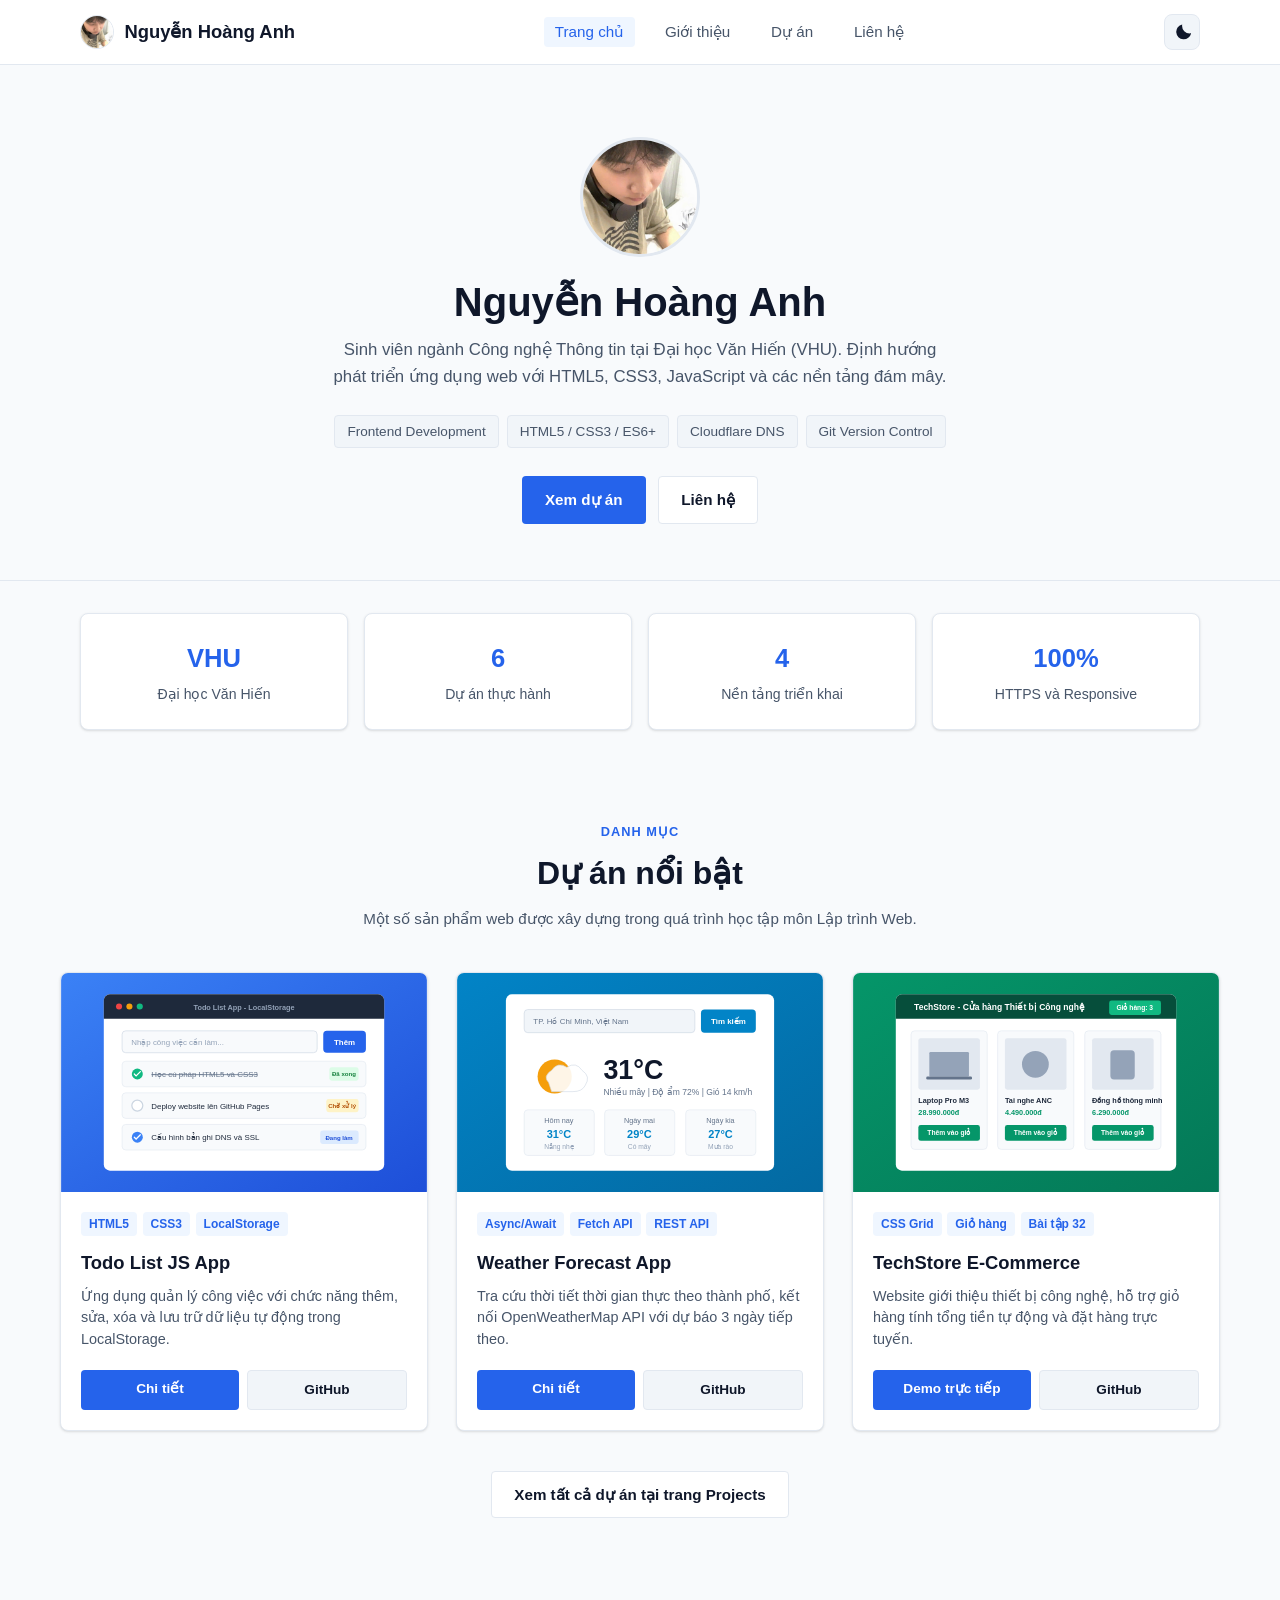
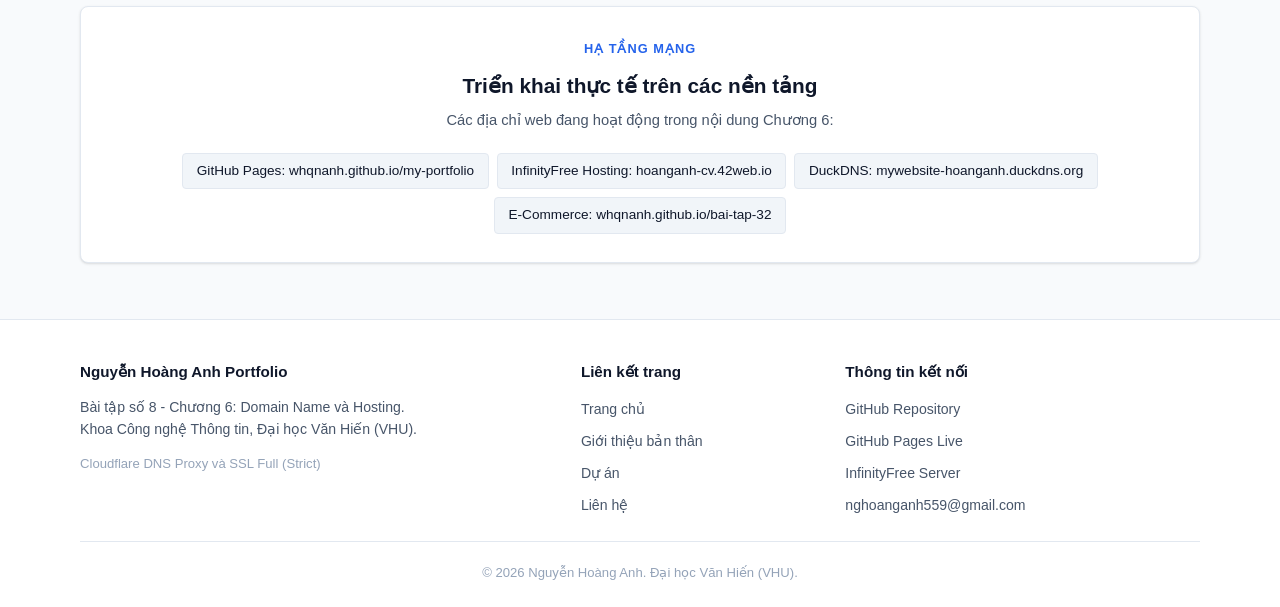
<file: index.html>
<!DOCTYPE html>
<html lang="vi" data-theme="light">
<head>
    <meta charset="UTF-8">
    <meta name="viewport" content="width=device-width, initial-scale=1.0">
    <meta name="description" content="Portfolio cá nhân của Nguyễn Hoàng Anh, sinh viên ngành Công nghệ Thông tin, Đại học Văn Hiến (VHU).">
    <meta name="keywords" content="Nguyễn Hoàng Anh, Portfolio, Web Developer, HTML5, CSS3, JavaScript, VHU">
    <meta name="author" content="Nguyễn Hoàng Anh">
    <title>Nguyễn Hoàng Anh - Portfolio</title>
    <link rel="icon" type="image/jpeg" href="images/avatar.jpg">
    <link rel="stylesheet" href="css/style.css">
</head>
<body>
    <header class="navbar">
        <div class="nav-container">
            <a href="index.html" class="nav-brand">
                <img src="images/avatar.jpg" alt="Nguyễn Hoàng Anh" class="brand-avatar">
                <span>Nguyễn Hoàng Anh</span>
            </a>

            <ul class="nav-links">
                <li><a href="index.html" class="nav-link active">Trang chủ</a></li>
                <li><a href="about.html" class="nav-link">Giới thiệu</a></li>
                <li><a href="projects.html" class="nav-link">Dự án</a></li>
                <li><a href="contact.html" class="nav-link">Liên hệ</a></li>
            </ul>

            <div class="nav-actions">
                <button type="button" class="theme-toggle-btn" title="Chế độ tối" aria-label="Đổi giao diện">
                    <svg viewBox="0 0 24 24"><path d="M12.3 2a10 10 0 0 0-.19 2 10 10 0 0 0 10 10c.7 0 1.37-.07 2-.19A10 10 0 1 1 12.3 2z"/></svg>
                </button>
                <button type="button" class="mobile-toggle-btn" aria-label="Mở menu" aria-expanded="false">
                    <span></span>
                    <span></span>
                    <span></span>
                </button>
            </div>
        </div>

        <nav class="mobile-menu">
            <ul class="mobile-nav-links">
                <li><a href="index.html" class="mobile-nav-link active">Trang chủ</a></li>
                <li><a href="about.html" class="mobile-nav-link">Giới thiệu</a></li>
                <li><a href="projects.html" class="mobile-nav-link">Dự án</a></li>
                <li><a href="contact.html" class="mobile-nav-link">Liên hệ</a></li>
            </ul>
        </nav>
    </header>

    <main>
        <section class="hero-section">
            <div class="container">
                <div class="hero-avatar-wrapper reveal">
                    <img src="images/avatar.jpg" alt="Nguyễn Hoàng Anh" class="hero-avatar">
                </div>

                <h1 class="hero-title reveal">
                    Nguyễn Hoàng Anh
                </h1>

                <p class="hero-subtitle reveal">
                    Sinh viên ngành Công nghệ Thông tin tại Đại học Văn Hiến (VHU). Định hướng phát triển ứng dụng web với HTML5, CSS3, JavaScript và các nền tảng đám mây.
                </p>

                <div class="hero-tags reveal">
                    <span class="tag-badge">Frontend Development</span>
                    <span class="tag-badge">HTML5 / CSS3 / ES6+</span>
                    <span class="tag-badge">Cloudflare DNS</span>
                    <span class="tag-badge">Git Version Control</span>
                </div>

                <div class="hero-cta reveal">
                    <a href="projects.html" class="btn btn-primary">Xem dự án</a>
                    <a href="contact.html" class="btn btn-outline">Liên hệ</a>
                </div>
            </div>
        </section>

        <section class="container" style="margin-top: 1rem; margin-bottom: 2rem;">
            <div class="stats-grid">
                <div class="stat-card reveal">
                    <div class="stat-number">VHU</div>
                    <div class="stat-label">Đại học Văn Hiến</div>
                </div>
                <div class="stat-card reveal">
                    <div class="stat-number">6</div>
                    <div class="stat-label">Dự án thực hành</div>
                </div>
                <div class="stat-card reveal">
                    <div class="stat-number">4</div>
                    <div class="stat-label">Nền tảng triển khai</div>
                </div>
                <div class="stat-card reveal">
                    <div class="stat-number">100%</div>
                    <div class="stat-label">HTTPS và Responsive</div>
                </div>
            </div>
        </section>

        <section class="container projects-section">
            <div class="section-header reveal">
                <span class="section-label">Danh mục</span>
                <h2 class="section-title">Dự án nổi bật</h2>
                <p class="section-description">
                    Một số sản phẩm web được xây dựng trong quá trình học tập môn Lập trình Web.
                </p>
            </div>

            <div class="projects-grid">
                <div class="project-card reveal">
                    <div class="project-img-wrapper">
                        <img src="images/project1-todo.svg" alt="Todo List JS App">
                    </div>
                    <div class="project-body">
                        <div class="project-tags">
                            <span class="project-tag">HTML5</span>
                            <span class="project-tag">CSS3</span>
                            <span class="project-tag">LocalStorage</span>
                        </div>
                        <h3 class="project-title">Todo List JS App</h3>
                        <p class="project-desc">
                            Ứng dụng quản lý công việc với chức năng thêm, sửa, xóa và lưu trữ dữ liệu tự động trong LocalStorage.
                        </p>
                        <div class="project-actions">
                            <a href="projects.html" class="project-btn demo">Chi tiết</a>
                            <a href="https://github.com/whqnanh/my-portfolio" target="_blank" class="project-btn code">GitHub</a>
                        </div>
                    </div>
                </div>

                <div class="project-card reveal">
                    <div class="project-img-wrapper">
                        <img src="images/project2-weather.svg" alt="Weather Forecast App">
                    </div>
                    <div class="project-body">
                        <div class="project-tags">
                            <span class="project-tag">Async/Await</span>
                            <span class="project-tag">Fetch API</span>
                            <span class="project-tag">REST API</span>
                        </div>
                        <h3 class="project-title">Weather Forecast App</h3>
                        <p class="project-desc">
                            Tra cứu thời tiết thời gian thực theo thành phố, kết nối OpenWeatherMap API với dự báo 3 ngày tiếp theo.
                        </p>
                        <div class="project-actions">
                            <a href="projects.html" class="project-btn demo">Chi tiết</a>
                            <a href="https://github.com/whqnanh/my-portfolio" target="_blank" class="project-btn code">GitHub</a>
                        </div>
                    </div>
                </div>

                <div class="project-card reveal">
                    <div class="project-img-wrapper">
                        <img src="images/project3-ecommerce.svg" alt="TechStore E-Commerce">
                    </div>
                    <div class="project-body">
                        <div class="project-tags">
                            <span class="project-tag">CSS Grid</span>
                            <span class="project-tag">Giỏ hàng</span>
                            <span class="project-tag">Bài tập 32</span>
                        </div>
                        <h3 class="project-title">TechStore E-Commerce</h3>
                        <p class="project-desc">
                            Website giới thiệu thiết bị công nghệ, hỗ trợ giỏ hàng tính tổng tiền tự động và đặt hàng trực tuyến.
                        </p>
                        <div class="project-actions">
                            <a href="https://whqnanh.github.io/bai-tap-32/" target="_blank" class="project-btn demo">Demo trực tiếp</a>
                            <a href="https://github.com/whqnanh/bai-tap-32" target="_blank" class="project-btn code">GitHub</a>
                        </div>
                    </div>
                </div>
            </div>

            <div style="text-align: center; margin-top: 2.5rem;" class="reveal">
                <a href="projects.html" class="btn btn-outline">
                    Xem tất cả dự án tại trang Projects
                </a>
            </div>
        </section>

        <section class="container" style="margin-bottom: 3.5rem;">
            <div class="hosting-overview-card reveal">
                <div class="section-header" style="margin-bottom: 1.25rem;">
                    <span class="section-label">Hạ tầng mạng</span>
                    <h3 style="font-size: 1.3rem; margin-top: 0.25rem;">Triển khai thực tế trên các nền tảng</h3>
                    <p style="color: var(--text-secondary); font-size: 0.92rem; margin-top: 0.4rem;">
                        Các địa chỉ web đang hoạt động trong nội dung Chương 6:
                    </p>
                </div>
                <div class="badge-row">
                    <a href="https://whqnanh.github.io/my-portfolio/" target="_blank" class="platform-pill">
                        GitHub Pages: whqnanh.github.io/my-portfolio
                    </a>
                    <a href="http://hoanganh-cv.42web.io/my-portfolio/" target="_blank" class="platform-pill">
                        InfinityFree Hosting: hoanganh-cv.42web.io
                    </a>
                    <a href="http://mywebsite-hoanganh.duckdns.org" target="_blank" class="platform-pill">
                        DuckDNS: mywebsite-hoanganh.duckdns.org
                    </a>
                    <a href="https://whqnanh.github.io/bai-tap-32/" target="_blank" class="platform-pill">
                        E-Commerce: whqnanh.github.io/bai-tap-32
                    </a>
                </div>
            </div>
        </section>
    </main>

    <footer class="footer">
        <div class="container">
            <div class="footer-grid">
                <div class="footer-col">
                    <h4>Nguyễn Hoàng Anh Portfolio</h4>
                    <p style="font-size: 0.88rem; line-height: 1.6; margin-bottom: 0.75rem;">
                        Bài tập số 8 - Chương 6: Domain Name và Hosting.<br>
                        Khoa Công nghệ Thông tin, Đại học Văn Hiến (VHU).
                    </p>
                    <p style="font-size: 0.82rem; color: var(--text-muted);">
                        Cloudflare DNS Proxy và SSL Full (Strict)
                    </p>
                </div>

                <div class="footer-col">
                    <h4>Liên kết trang</h4>
                    <ul class="footer-links">
                        <li><a href="index.html">Trang chủ</a></li>
                        <li><a href="about.html">Giới thiệu bản thân</a></li>
                        <li><a href="projects.html">Dự án</a></li>
                        <li><a href="contact.html">Liên hệ</a></li>
                    </ul>
                </div>

                <div class="footer-col">
                    <h4>Thông tin kết nối</h4>
                    <ul class="footer-links">
                        <li><a href="https://github.com/whqnanh/my-portfolio" target="_blank">GitHub Repository</a></li>
                        <li><a href="https://whqnanh.github.io/my-portfolio/" target="_blank">GitHub Pages Live</a></li>
                        <li><a href="http://hoanganh-cv.42web.io" target="_blank">InfinityFree Server</a></li>
                        <li><a href="mailto:nghoanganh559@gmail.com">nghoanganh559@gmail.com</a></li>
                    </ul>
                </div>
            </div>

            <div class="footer-bottom">
                <p>&copy; 2026 Nguyễn Hoàng Anh. Đại học Văn Hiến (VHU).</p>
            </div>
        </div>
    </footer>

    <button type="button" class="back-to-top" title="Lên đầu trang" aria-label="Lên đầu trang">&uarr;</button>
    <script src="js/script.js"></script>
</body>
</html>
</file>
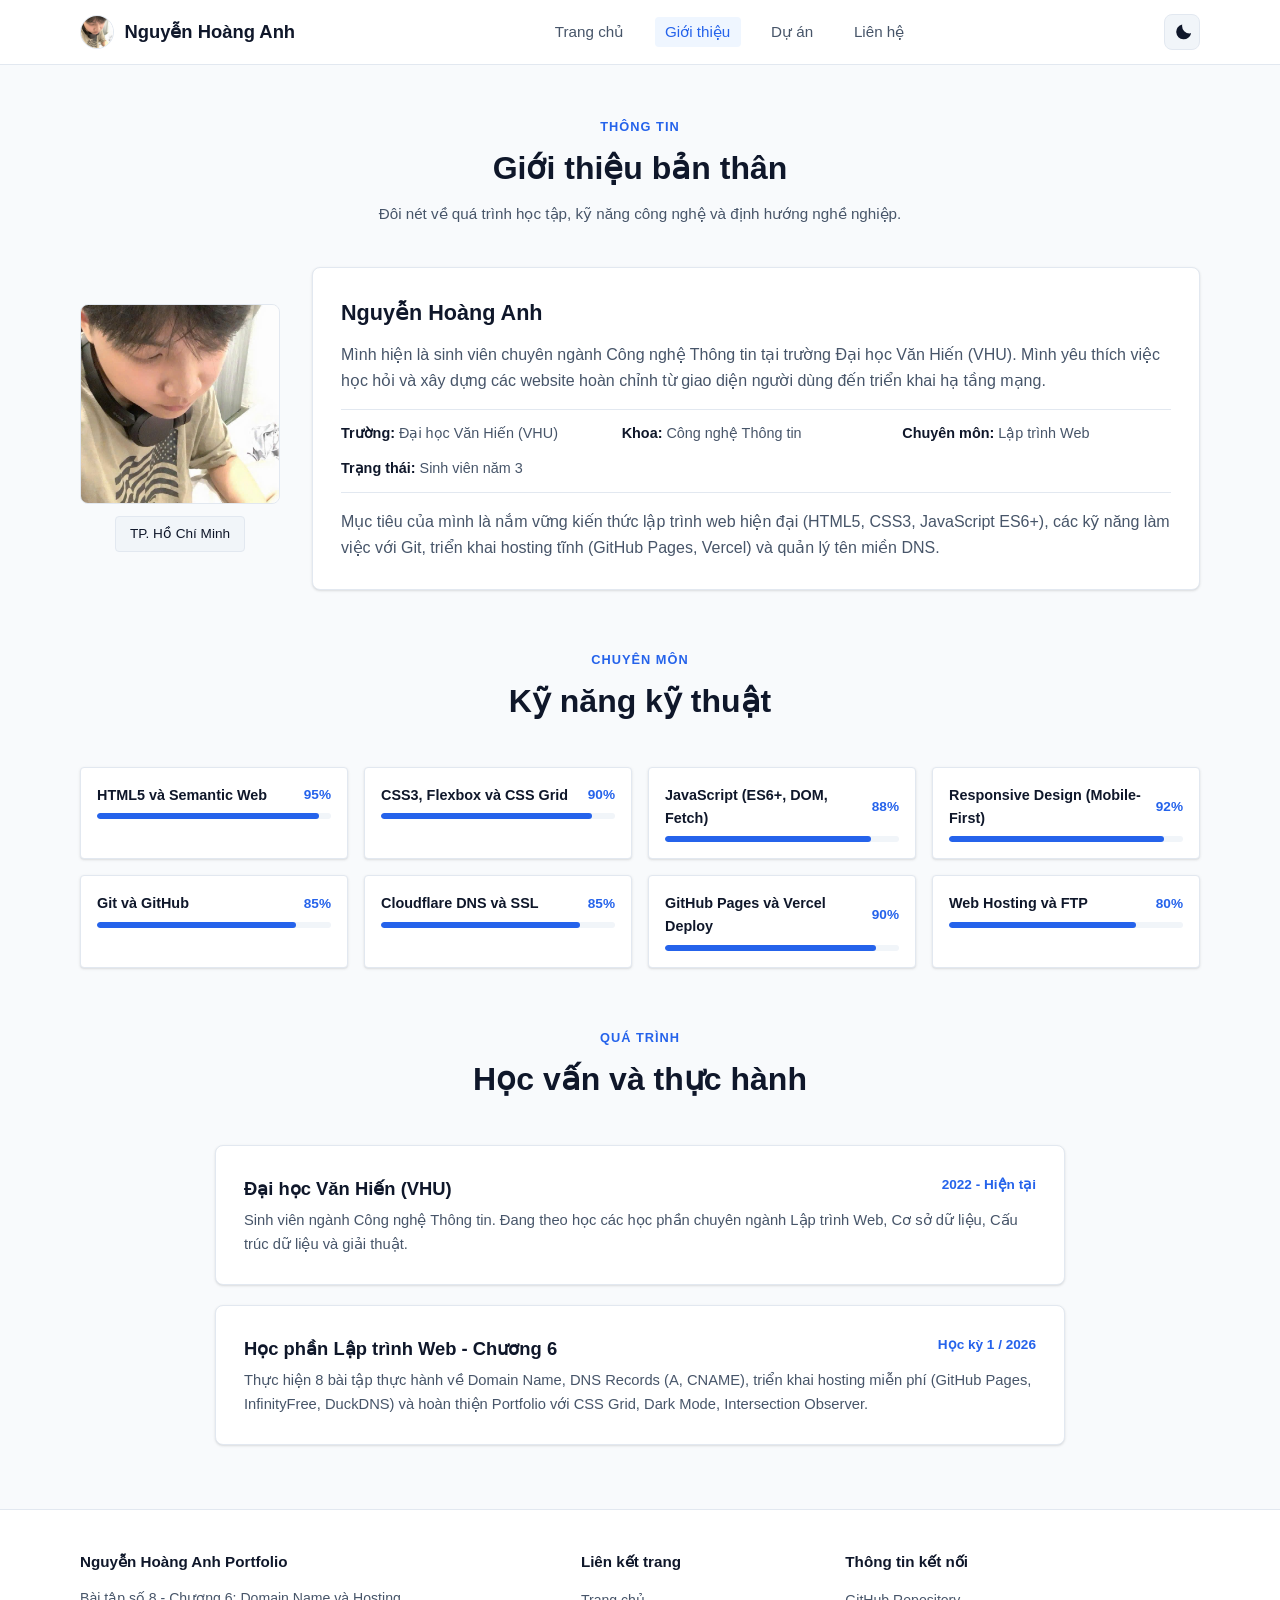
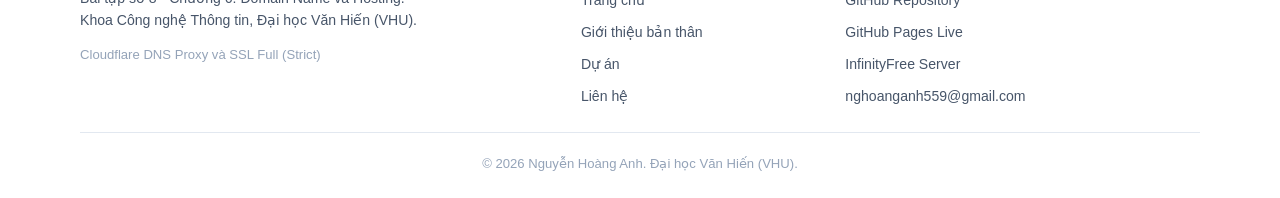
<file: about.html>
<!DOCTYPE html>
<html lang="vi" data-theme="light">
<head>
    <meta charset="UTF-8">
    <meta name="viewport" content="width=device-width, initial-scale=1.0">
    <meta name="description" content="Giới thiệu bản thân - Nguyễn Hoàng Anh, sinh viên CNTT Đại học Văn Hiến (VHU).">
    <title>Giới thiệu - Nguyễn Hoàng Anh</title>
    <link rel="icon" type="image/jpeg" href="images/avatar.jpg">
    <link rel="stylesheet" href="css/style.css">
</head>
<body>
    <header class="navbar">
        <div class="nav-container">
            <a href="index.html" class="nav-brand">
                <img src="images/avatar.jpg" alt="Nguyễn Hoàng Anh" class="brand-avatar">
                <span>Nguyễn Hoàng Anh</span>
            </a>

            <ul class="nav-links">
                <li><a href="index.html" class="nav-link">Trang chủ</a></li>
                <li><a href="about.html" class="nav-link active">Giới thiệu</a></li>
                <li><a href="projects.html" class="nav-link">Dự án</a></li>
                <li><a href="contact.html" class="nav-link">Liên hệ</a></li>
            </ul>

            <div class="nav-actions">
                <button type="button" class="theme-toggle-btn" title="Chế độ tối" aria-label="Đổi giao diện">
                    <svg viewBox="0 0 24 24"><path d="M12.3 2a10 10 0 0 0-.19 2 10 10 0 0 0 10 10c.7 0 1.37-.07 2-.19A10 10 0 1 1 12.3 2z"/></svg>
                </button>
                <button type="button" class="mobile-toggle-btn" aria-label="Mở menu" aria-expanded="false">
                    <span></span>
                    <span></span>
                    <span></span>
                </button>
            </div>
        </div>

        <nav class="mobile-menu">
            <ul class="mobile-nav-links">
                <li><a href="index.html" class="mobile-nav-link">Trang chủ</a></li>
                <li><a href="about.html" class="mobile-nav-link active">Giới thiệu</a></li>
                <li><a href="projects.html" class="mobile-nav-link">Dự án</a></li>
                <li><a href="contact.html" class="mobile-nav-link">Liên hệ</a></li>
            </ul>
        </nav>
    </header>

    <main class="container" style="padding-top: 3rem; padding-bottom: 4rem;">
        <div class="section-header reveal">
            <span class="section-label">Thông tin</span>
            <h1 class="section-title">Giới thiệu bản thân</h1>
            <p class="section-description">
                Đôi nét về quá trình học tập, kỹ năng công nghệ và định hướng nghề nghiệp.
            </p>
        </div>

        <div class="about-intro-grid">
            <div class="about-image-card reveal">
                <img src="images/avatar.jpg" alt="Nguyễn Hoàng Anh">
                <div style="margin-top: 0.75rem;">
                    <span class="platform-pill">TP. Hồ Chí Minh</span>
                </div>
            </div>

            <div class="about-text-card reveal">
                <h3>Nguyễn Hoàng Anh</h3>
                <p style="color: var(--text-secondary); line-height: 1.6; margin-bottom: 1rem;">
                    Mình hiện là sinh viên chuyên ngành Công nghệ Thông tin tại trường Đại học Văn Hiến (VHU). Mình yêu thích việc học hỏi và xây dựng các website hoàn chỉnh từ giao diện người dùng đến triển khai hạ tầng mạng.
                </p>

                <div class="about-meta">
                    <div class="meta-item">
                        <strong>Trường:</strong> Đại học Văn Hiến (VHU)
                    </div>
                    <div class="meta-item">
                        <strong>Khoa:</strong> Công nghệ Thông tin
                    </div>
                    <div class="meta-item">
                        <strong>Chuyên môn:</strong> Lập trình Web
                    </div>
                    <div class="meta-item">
                        <strong>Trạng thái:</strong> Sinh viên năm 3
                    </div>
                </div>

                <p style="color: var(--text-secondary); line-height: 1.6;">
                    Mục tiêu của mình là nắm vững kiến thức lập trình web hiện đại (HTML5, CSS3, JavaScript ES6+), các kỹ năng làm việc với Git, triển khai hosting tĩnh (GitHub Pages, Vercel) và quản lý tên miền DNS.
                </p>
            </div>
        </div>

        <section style="margin-top: 3.5rem;">
            <div class="section-header reveal">
                <span class="section-label">Chuyên môn</span>
                <h2 class="section-title">Kỹ năng kỹ thuật</h2>
            </div>

            <div class="skills-grid">
                <div class="skill-card reveal">
                    <div class="skill-header">
                        <span class="skill-name">HTML5 và Semantic Web</span>
                        <span class="skill-percent">95%</span>
                    </div>
                    <div class="skill-bar-bg">
                        <div class="skill-bar-fill" style="width: 95%;"></div>
                    </div>
                </div>

                <div class="skill-card reveal">
                    <div class="skill-header">
                        <span class="skill-name">CSS3, Flexbox và CSS Grid</span>
                        <span class="skill-percent">90%</span>
                    </div>
                    <div class="skill-bar-bg">
                        <div class="skill-bar-fill" style="width: 90%;"></div>
                    </div>
                </div>

                <div class="skill-card reveal">
                    <div class="skill-header">
                        <span class="skill-name">JavaScript (ES6+, DOM, Fetch)</span>
                        <span class="skill-percent">88%</span>
                    </div>
                    <div class="skill-bar-bg">
                        <div class="skill-bar-fill" style="width: 88%;"></div>
                    </div>
                </div>

                <div class="skill-card reveal">
                    <div class="skill-header">
                        <span class="skill-name">Responsive Design (Mobile-First)</span>
                        <span class="skill-percent">92%</span>
                    </div>
                    <div class="skill-bar-bg">
                        <div class="skill-bar-fill" style="width: 92%;"></div>
                    </div>
                </div>

                <div class="skill-card reveal">
                    <div class="skill-header">
                        <span class="skill-name">Git và GitHub</span>
                        <span class="skill-percent">85%</span>
                    </div>
                    <div class="skill-bar-bg">
                        <div class="skill-bar-fill" style="width: 85%;"></div>
                    </div>
                </div>

                <div class="skill-card reveal">
                    <div class="skill-header">
                        <span class="skill-name">Cloudflare DNS và SSL</span>
                        <span class="skill-percent">85%</span>
                    </div>
                    <div class="skill-bar-bg">
                        <div class="skill-bar-fill" style="width: 85%;"></div>
                    </div>
                </div>

                <div class="skill-card reveal">
                    <div class="skill-header">
                        <span class="skill-name">GitHub Pages và Vercel Deploy</span>
                        <span class="skill-percent">90%</span>
                    </div>
                    <div class="skill-bar-bg">
                        <div class="skill-bar-fill" style="width: 90%;"></div>
                    </div>
                </div>

                <div class="skill-card reveal">
                    <div class="skill-header">
                        <span class="skill-name">Web Hosting và FTP</span>
                        <span class="skill-percent">80%</span>
                    </div>
                    <div class="skill-bar-bg">
                        <div class="skill-bar-fill" style="width: 80%;"></div>
                    </div>
                </div>
            </div>
        </section>

        <section style="margin-top: 3.5rem;">
            <div class="section-header reveal">
                <span class="section-label">Quá trình</span>
                <h2 class="section-title">Học vấn và thực hành</h2>
            </div>

            <div style="display: flex; flex-direction: column; gap: 1.25rem; max-width: 850px; margin: 0 auto;">
                <div class="contact-card reveal">
                    <div style="display: flex; justify-content: space-between; align-items: flex-start; flex-wrap: wrap; gap: 0.5rem; margin-bottom: 0.35rem;">
                        <h3 style="font-size: 1.15rem; color: var(--text-primary);">Đại học Văn Hiến (VHU)</h3>
                        <span style="font-size: 0.85rem; color: var(--primary); font-weight: 600;">2022 - Hiện tại</span>
                    </div>
                    <p style="color: var(--text-secondary); font-size: 0.92rem;">
                        Sinh viên ngành Công nghệ Thông tin. Đang theo học các học phần chuyên ngành Lập trình Web, Cơ sở dữ liệu, Cấu trúc dữ liệu và giải thuật.
                    </p>
                </div>

                <div class="contact-card reveal">
                    <div style="display: flex; justify-content: space-between; align-items: flex-start; flex-wrap: wrap; gap: 0.5rem; margin-bottom: 0.35rem;">
                        <h3 style="font-size: 1.15rem; color: var(--text-primary);">Học phần Lập trình Web - Chương 6</h3>
                        <span style="font-size: 0.85rem; color: var(--primary); font-weight: 600;">Học kỳ 1 / 2026</span>
                    </div>
                    <p style="color: var(--text-secondary); font-size: 0.92rem;">
                        Thực hiện 8 bài tập thực hành về Domain Name, DNS Records (A, CNAME), triển khai hosting miễn phí (GitHub Pages, InfinityFree, DuckDNS) và hoàn thiện Portfolio với CSS Grid, Dark Mode, Intersection Observer.
                    </p>
                </div>
            </div>
        </section>
    </main>

    <footer class="footer">
        <div class="container">
            <div class="footer-grid">
                <div class="footer-col">
                    <h4>Nguyễn Hoàng Anh Portfolio</h4>
                    <p style="font-size: 0.88rem; line-height: 1.6; margin-bottom: 0.75rem;">
                        Bài tập số 8 - Chương 6: Domain Name và Hosting.<br>
                        Khoa Công nghệ Thông tin, Đại học Văn Hiến (VHU).
                    </p>
                    <p style="font-size: 0.82rem; color: var(--text-muted);">
                        Cloudflare DNS Proxy và SSL Full (Strict)
                    </p>
                </div>

                <div class="footer-col">
                    <h4>Liên kết trang</h4>
                    <ul class="footer-links">
                        <li><a href="index.html">Trang chủ</a></li>
                        <li><a href="about.html">Giới thiệu bản thân</a></li>
                        <li><a href="projects.html">Dự án</a></li>
                        <li><a href="contact.html">Liên hệ</a></li>
                    </ul>
                </div>

                <div class="footer-col">
                    <h4>Thông tin kết nối</h4>
                    <ul class="footer-links">
                        <li><a href="https://github.com/whqnanh/my-portfolio" target="_blank">GitHub Repository</a></li>
                        <li><a href="https://whqnanh.github.io/my-portfolio/" target="_blank">GitHub Pages Live</a></li>
                        <li><a href="http://hoanganh-cv.42web.io" target="_blank">InfinityFree Server</a></li>
                        <li><a href="mailto:nghoanganh559@gmail.com">nghoanganh559@gmail.com</a></li>
                    </ul>
                </div>
            </div>

            <div class="footer-bottom">
                <p>&copy; 2026 Nguyễn Hoàng Anh. Đại học Văn Hiến (VHU).</p>
            </div>
        </div>
    </footer>

    <button type="button" class="back-to-top" title="Lên đầu trang" aria-label="Lên đầu trang">&uarr;</button>
    <script src="js/script.js"></script>
</body>
</html>
</file>
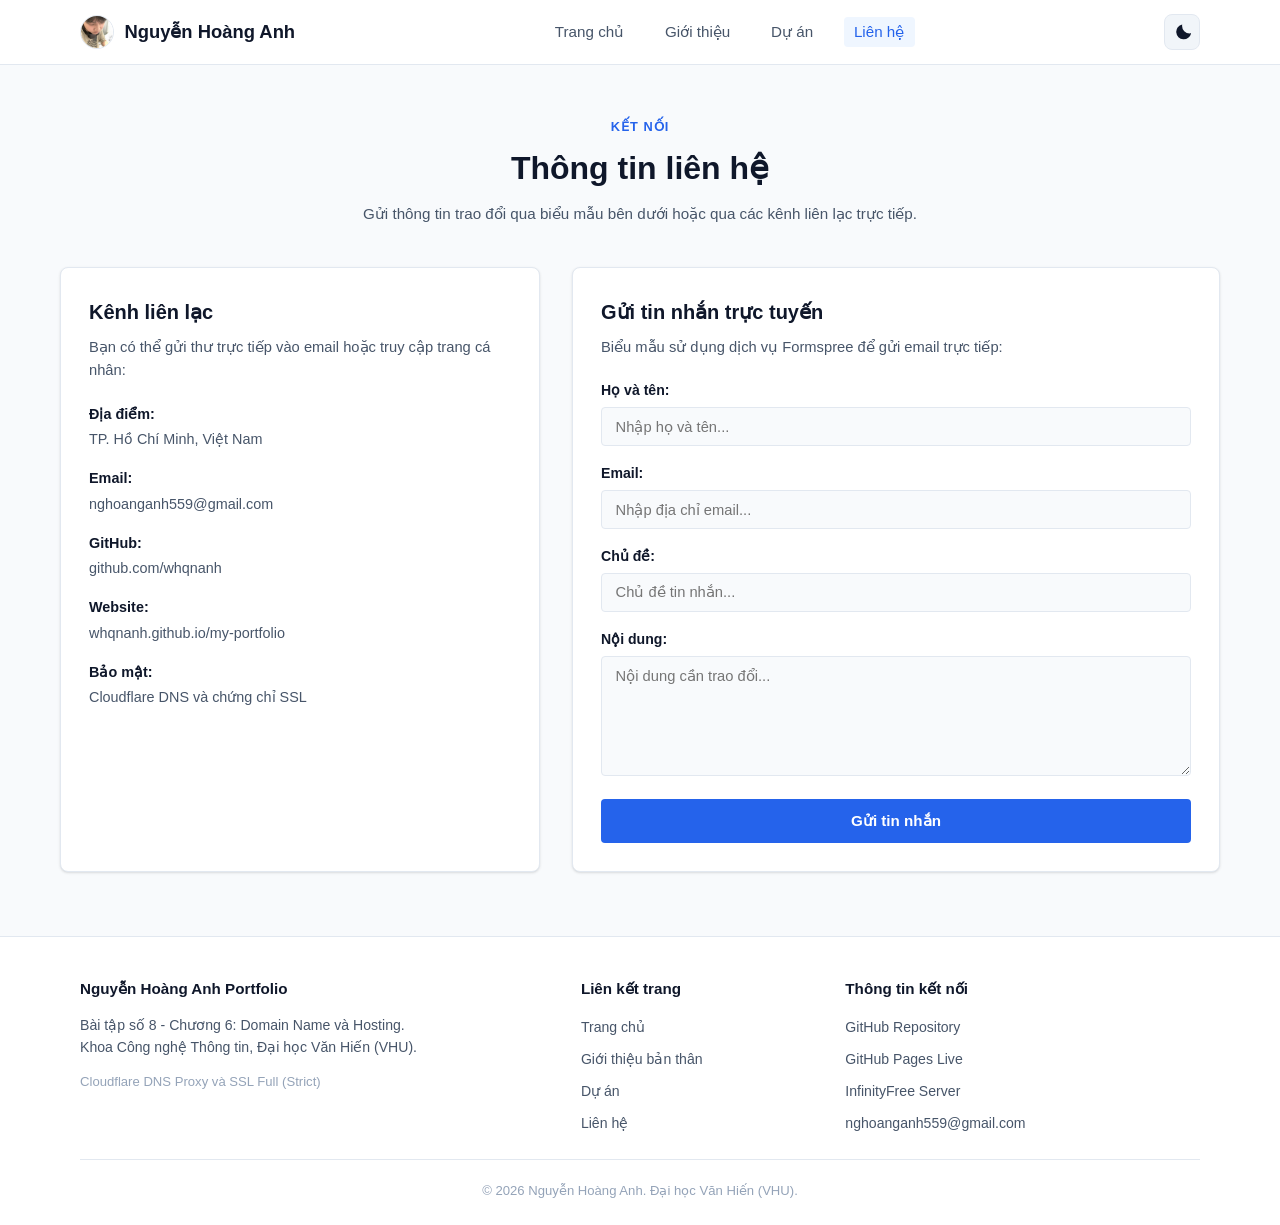
<file: contact.html>
<!DOCTYPE html>
<html lang="vi" data-theme="light">
<head>
    <meta charset="UTF-8">
    <meta name="viewport" content="width=device-width, initial-scale=1.0">
    <meta name="description" content="Liên hệ với Nguyễn Hoàng Anh qua biểu mẫu Formspree hoặc email.">
    <title>Liên hệ - Nguyễn Hoàng Anh</title>
    <link rel="icon" type="image/jpeg" href="images/avatar.jpg">
    <link rel="stylesheet" href="css/style.css">
</head>
<body>
    <header class="navbar">
        <div class="nav-container">
            <a href="index.html" class="nav-brand">
                <img src="images/avatar.jpg" alt="Nguyễn Hoàng Anh" class="brand-avatar">
                <span>Nguyễn Hoàng Anh</span>
            </a>

            <ul class="nav-links">
                <li><a href="index.html" class="nav-link">Trang chủ</a></li>
                <li><a href="about.html" class="nav-link">Giới thiệu</a></li>
                <li><a href="projects.html" class="nav-link">Dự án</a></li>
                <li><a href="contact.html" class="nav-link active">Liên hệ</a></li>
            </ul>

            <div class="nav-actions">
                <button type="button" class="theme-toggle-btn" title="Chế độ tối" aria-label="Đổi giao diện">
                    <svg viewBox="0 0 24 24"><path d="M12.3 2a10 10 0 0 0-.19 2 10 10 0 0 0 10 10c.7 0 1.37-.07 2-.19A10 10 0 1 1 12.3 2z"/></svg>
                </button>
                <button type="button" class="mobile-toggle-btn" aria-label="Mở menu" aria-expanded="false">
                    <span></span>
                    <span></span>
                    <span></span>
                </button>
            </div>
        </div>

        <nav class="mobile-menu">
            <ul class="mobile-nav-links">
                <li><a href="index.html" class="mobile-nav-link">Trang chủ</a></li>
                <li><a href="about.html" class="mobile-nav-link">Giới thiệu</a></li>
                <li><a href="projects.html" class="mobile-nav-link">Dự án</a></li>
                <li><a href="contact.html" class="mobile-nav-link active">Liên hệ</a></li>
            </ul>
        </nav>
    </header>

    <main class="container contact-section" style="padding-top: 3rem; padding-bottom: 4rem;">
        <div class="section-header reveal">
            <span class="section-label">Kết nối</span>
            <h1 class="section-title">Thông tin liên hệ</h1>
            <p class="section-description">
                Gửi thông tin trao đổi qua biểu mẫu bên dưới hoặc qua các kênh liên lạc trực tiếp.
            </p>
        </div>

        <div class="contact-layout">
            <div class="contact-card reveal">
                <h3 style="font-size: 1.25rem; color: var(--text-primary); margin-bottom: 0.5rem;">
                    Kênh liên lạc
                </h3>
                <p style="color: var(--text-secondary); font-size: 0.92rem; margin-bottom: 1.25rem;">
                    Bạn có thể gửi thư trực tiếp vào email hoặc truy cập trang cá nhân:
                </p>

                <div class="contact-info-list">
                    <div class="contact-item">
                        <h4>Địa điểm:</h4>
                        <p>TP. Hồ Chí Minh, Việt Nam</p>
                    </div>

                    <div class="contact-item">
                        <h4>Email:</h4>
                        <p><a href="mailto:nghoanganh559@gmail.com">nghoanganh559@gmail.com</a></p>
                    </div>

                    <div class="contact-item">
                        <h4>GitHub:</h4>
                        <p><a href="https://github.com/whqnanh" target="_blank">github.com/whqnanh</a></p>
                    </div>

                    <div class="contact-item">
                        <h4>Website:</h4>
                        <p><a href="https://whqnanh.github.io/my-portfolio/" target="_blank">whqnanh.github.io/my-portfolio</a></p>
                    </div>

                    <div class="contact-item">
                        <h4>Bảo mật:</h4>
                        <p>Cloudflare DNS và chứng chỉ SSL</p>
                    </div>
                </div>
            </div>

            <div class="contact-card reveal">
                <h3 style="font-size: 1.25rem; color: var(--text-primary); margin-bottom: 0.5rem;">
                    Gửi tin nhắn trực tuyến
                </h3>
                <p style="color: var(--text-secondary); font-size: 0.92rem; margin-bottom: 1.25rem;">
                    Biểu mẫu sử dụng dịch vụ Formspree để gửi email trực tiếp:
                </p>

                <form action="https://formspree.io/f/mbljeqva" method="POST" id="contactForm">
                    <div class="form-group">
                        <label for="fullName" class="form-label">Họ và tên:</label>
                        <input type="text" id="fullName" name="name" class="form-control" placeholder="Nhập họ và tên..." required minlength="2">
                    </div>

                    <div class="form-group">
                        <label for="email" class="form-label">Email:</label>
                        <input type="email" id="email" name="email" class="form-control" placeholder="Nhập địa chỉ email..." required>
                    </div>

                    <div class="form-group">
                        <label for="subject" class="form-label">Chủ đề:</label>
                        <input type="text" id="subject" name="subject" class="form-control" placeholder="Chủ đề tin nhắn..." required>
                    </div>

                    <div class="form-group">
                        <label for="message" class="form-label">Nội dung:</label>
                        <textarea id="message" name="message" class="form-control" rows="5" placeholder="Nội dung cần trao đổi..." required minlength="10"></textarea>
                    </div>

                    <button type="submit" class="btn btn-primary" style="width: 100%; padding: 0.75rem;">
                        Gửi tin nhắn
                    </button>

                    <div id="formStatus" class="form-status"></div>
                </form>
            </div>
        </div>
    </main>

    <footer class="footer">
        <div class="container">
            <div class="footer-grid">
                <div class="footer-col">
                    <h4>Nguyễn Hoàng Anh Portfolio</h4>
                    <p style="font-size: 0.88rem; line-height: 1.6; margin-bottom: 0.75rem;">
                        Bài tập số 8 - Chương 6: Domain Name và Hosting.<br>
                        Khoa Công nghệ Thông tin, Đại học Văn Hiến (VHU).
                    </p>
                    <p style="font-size: 0.82rem; color: var(--text-muted);">
                        Cloudflare DNS Proxy và SSL Full (Strict)
                    </p>
                </div>

                <div class="footer-col">
                    <h4>Liên kết trang</h4>
                    <ul class="footer-links">
                        <li><a href="index.html">Trang chủ</a></li>
                        <li><a href="about.html">Giới thiệu bản thân</a></li>
                        <li><a href="projects.html">Dự án</a></li>
                        <li><a href="contact.html">Liên hệ</a></li>
                    </ul>
                </div>

                <div class="footer-col">
                    <h4>Thông tin kết nối</h4>
                    <ul class="footer-links">
                        <li><a href="https://github.com/whqnanh/my-portfolio" target="_blank">GitHub Repository</a></li>
                        <li><a href="https://whqnanh.github.io/my-portfolio/" target="_blank">GitHub Pages Live</a></li>
                        <li><a href="http://hoanganh-cv.42web.io" target="_blank">InfinityFree Server</a></li>
                        <li><a href="mailto:nghoanganh559@gmail.com">nghoanganh559@gmail.com</a></li>
                    </ul>
                </div>
            </div>

            <div class="footer-bottom">
                <p>&copy; 2026 Nguyễn Hoàng Anh. Đại học Văn Hiến (VHU).</p>
            </div>
        </div>
    </footer>

    <button type="button" class="back-to-top" title="Lên đầu trang" aria-label="Lên đầu trang">&uarr;</button>
    <script src="js/script.js"></script>
</body>
</html>
</file>
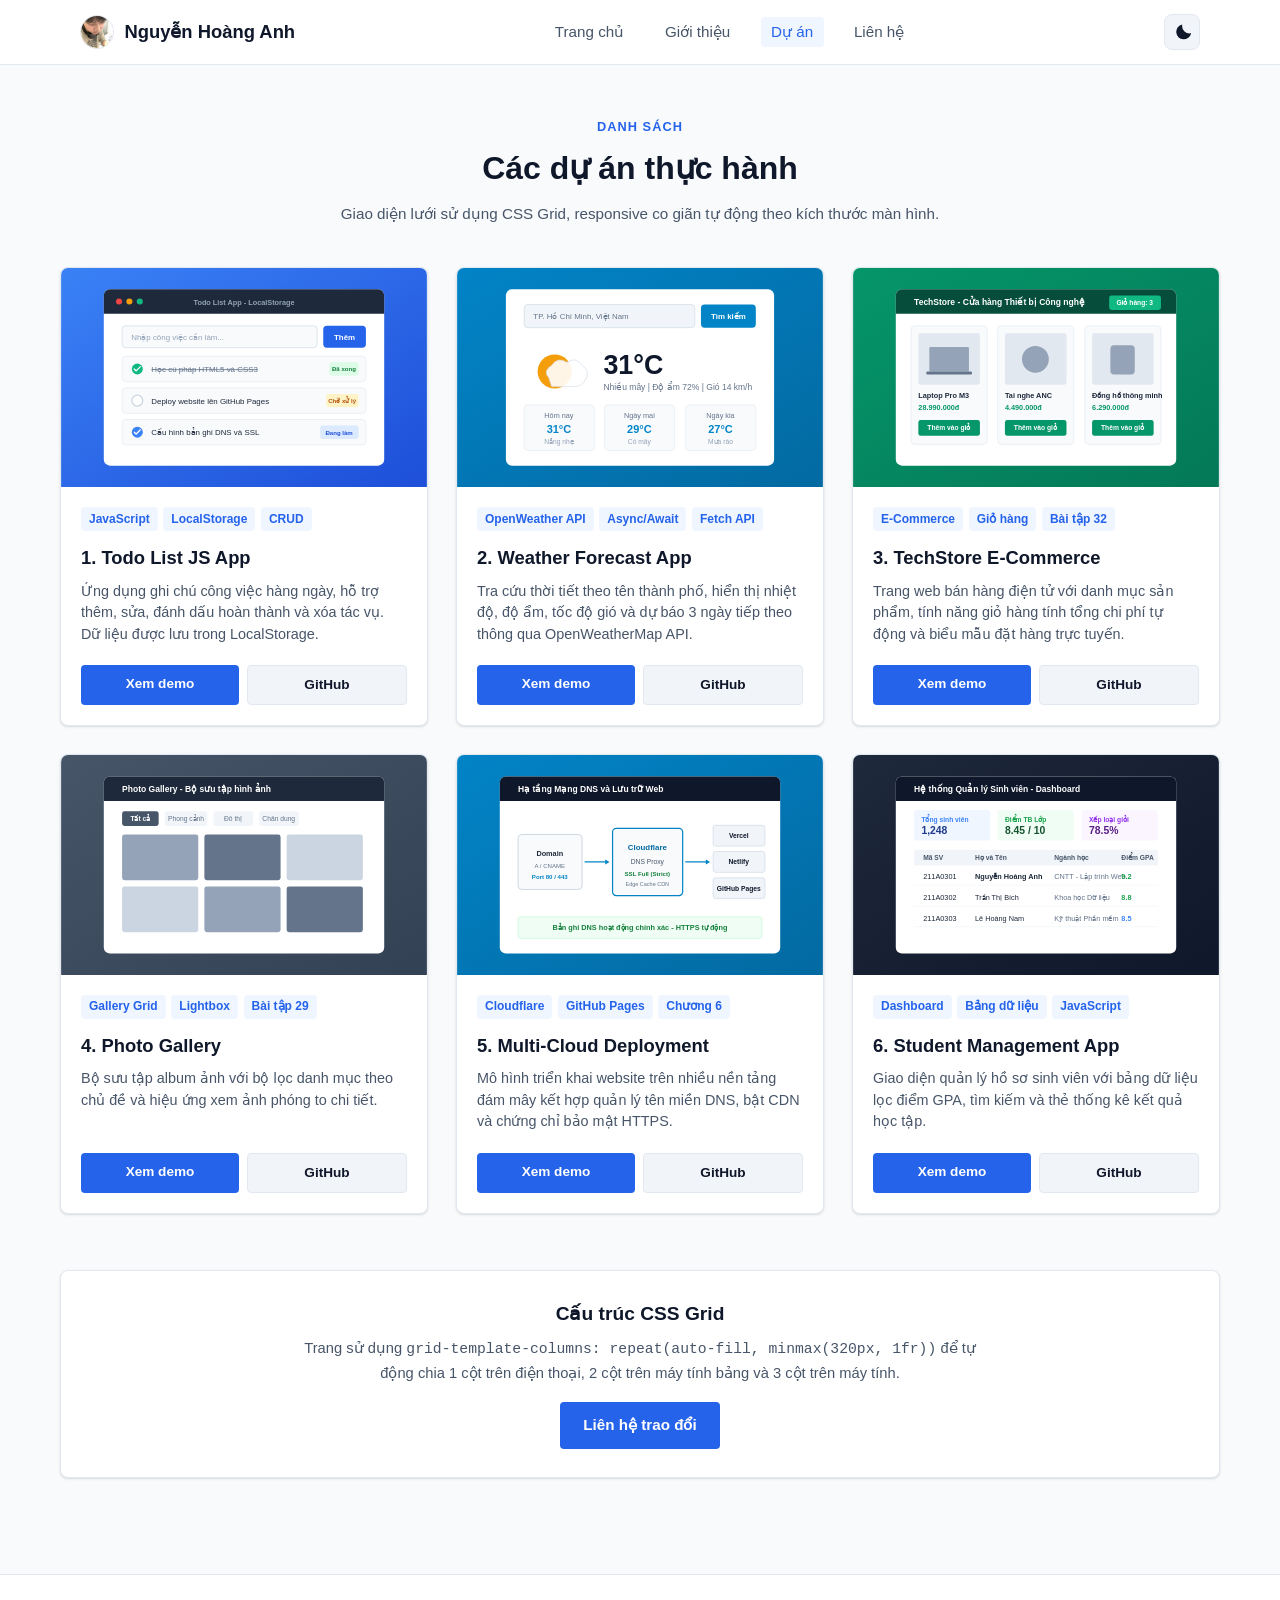
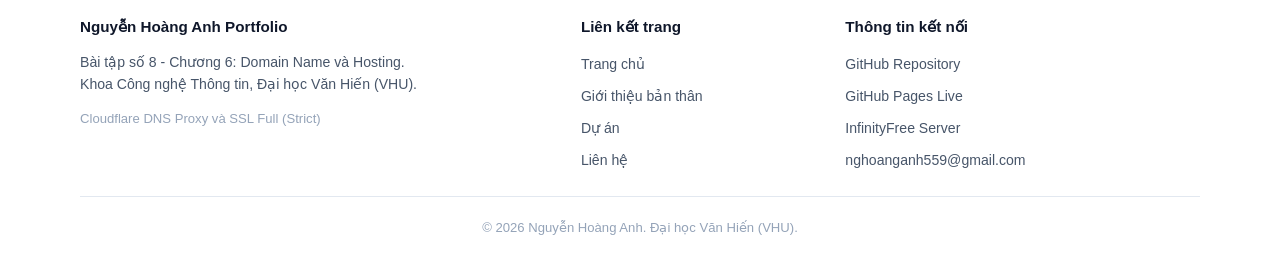
<file: projects.html>
<!DOCTYPE html>
<html lang="vi" data-theme="light">
<head>
    <meta charset="UTF-8">
    <meta name="viewport" content="width=device-width, initial-scale=1.0">
    <meta name="description" content="Danh sách dự án web của Nguyễn Hoàng Anh - Thiết kế bằng CSS Grid và JavaScript.">
    <title>Dự án - Nguyễn Hoàng Anh</title>
    <link rel="icon" type="image/jpeg" href="images/avatar.jpg">
    <link rel="stylesheet" href="css/style.css">
</head>
<body>
    <header class="navbar">
        <div class="nav-container">
            <a href="index.html" class="nav-brand">
                <img src="images/avatar.jpg" alt="Nguyễn Hoàng Anh" class="brand-avatar">
                <span>Nguyễn Hoàng Anh</span>
            </a>

            <ul class="nav-links">
                <li><a href="index.html" class="nav-link">Trang chủ</a></li>
                <li><a href="about.html" class="nav-link">Giới thiệu</a></li>
                <li><a href="projects.html" class="nav-link active">Dự án</a></li>
                <li><a href="contact.html" class="nav-link">Liên hệ</a></li>
            </ul>

            <div class="nav-actions">
                <button type="button" class="theme-toggle-btn" title="Chế độ tối" aria-label="Đổi giao diện">
                    <svg viewBox="0 0 24 24"><path d="M12.3 2a10 10 0 0 0-.19 2 10 10 0 0 0 10 10c.7 0 1.37-.07 2-.19A10 10 0 1 1 12.3 2z"/></svg>
                </button>
                <button type="button" class="mobile-toggle-btn" aria-label="Mở menu" aria-expanded="false">
                    <span></span>
                    <span></span>
                    <span></span>
                </button>
            </div>
        </div>

        <nav class="mobile-menu">
            <ul class="mobile-nav-links">
                <li><a href="index.html" class="mobile-nav-link">Trang chủ</a></li>
                <li><a href="about.html" class="mobile-nav-link">Giới thiệu</a></li>
                <li><a href="projects.html" class="mobile-nav-link active">Dự án</a></li>
                <li><a href="contact.html" class="mobile-nav-link">Liên hệ</a></li>
            </ul>
        </nav>
    </header>

    <main class="container projects-section" style="padding-top: 3rem; padding-bottom: 4rem;">
        <div class="section-header reveal">
            <span class="section-label">Danh sách</span>
            <h1 class="section-title">Các dự án thực hành</h1>
            <p class="section-description">
                Giao diện lưới sử dụng CSS Grid, responsive co giãn tự động theo kích thước màn hình.
            </p>
        </div>

        <div class="projects-grid">
            <article class="project-card reveal">
                <div class="project-img-wrapper">
                    <img src="images/project1-todo.svg" alt="Todo List JS App">
                </div>
                <div class="project-body">
                    <div class="project-tags">
                        <span class="project-tag">JavaScript</span>
                        <span class="project-tag">LocalStorage</span>
                        <span class="project-tag">CRUD</span>
                    </div>
                    <h2 class="project-title">1. Todo List JS App</h2>
                    <p class="project-desc">
                        Ứng dụng ghi chú công việc hàng ngày, hỗ trợ thêm, sửa, đánh dấu hoàn thành và xóa tác vụ. Dữ liệu được lưu trong LocalStorage.
                    </p>
                    <div class="project-actions">
                        <a href="https://whqnanh.github.io/my-portfolio/" target="_blank" class="project-btn demo">Xem demo</a>
                        <a href="https://github.com/whqnanh/my-portfolio" target="_blank" class="project-btn code">GitHub</a>
                    </div>
                </div>
            </article>

            <article class="project-card reveal">
                <div class="project-img-wrapper">
                    <img src="images/project2-weather.svg" alt="Weather Forecast App">
                </div>
                <div class="project-body">
                    <div class="project-tags">
                        <span class="project-tag">OpenWeather API</span>
                        <span class="project-tag">Async/Await</span>
                        <span class="project-tag">Fetch API</span>
                    </div>
                    <h2 class="project-title">2. Weather Forecast App</h2>
                    <p class="project-desc">
                        Tra cứu thời tiết theo tên thành phố, hiển thị nhiệt độ, độ ẩm, tốc độ gió và dự báo 3 ngày tiếp theo thông qua OpenWeatherMap API.
                    </p>
                    <div class="project-actions">
                        <a href="https://whqnanh.github.io/my-portfolio/" target="_blank" class="project-btn demo">Xem demo</a>
                        <a href="https://github.com/whqnanh/my-portfolio" target="_blank" class="project-btn code">GitHub</a>
                    </div>
                </div>
            </article>

            <article class="project-card reveal">
                <div class="project-img-wrapper">
                    <img src="images/project3-ecommerce.svg" alt="TechStore E-Commerce">
                </div>
                <div class="project-body">
                    <div class="project-tags">
                        <span class="project-tag">E-Commerce</span>
                        <span class="project-tag">Giỏ hàng</span>
                        <span class="project-tag">Bài tập 32</span>
                    </div>
                    <h2 class="project-title">3. TechStore E-Commerce</h2>
                    <p class="project-desc">
                        Trang web bán hàng điện tử với danh mục sản phẩm, tính năng giỏ hàng tính tổng chi phí tự động và biểu mẫu đặt hàng trực tuyến.
                    </p>
                    <div class="project-actions">
                        <a href="https://whqnanh.github.io/bai-tap-32/" target="_blank" class="project-btn demo">Xem demo</a>
                        <a href="https://github.com/whqnanh/bai-tap-32" target="_blank" class="project-btn code">GitHub</a>
                    </div>
                </div>
            </article>

            <article class="project-card reveal">
                <div class="project-img-wrapper">
                    <img src="images/project4-gallery.svg" alt="Photo Gallery">
                </div>
                <div class="project-body">
                    <div class="project-tags">
                        <span class="project-tag">Gallery Grid</span>
                        <span class="project-tag">Lightbox</span>
                        <span class="project-tag">Bài tập 29</span>
                    </div>
                    <h2 class="project-title">4. Photo Gallery</h2>
                    <p class="project-desc">
                        Bộ sưu tập album ảnh với bộ lọc danh mục theo chủ đề và hiệu ứng xem ảnh phóng to chi tiết.
                    </p>
                    <div class="project-actions">
                        <a href="https://whqnanh.github.io/album-anh/" target="_blank" class="project-btn demo">Xem demo</a>
                        <a href="https://github.com/whqnanh/album-anh" target="_blank" class="project-btn code">GitHub</a>
                    </div>
                </div>
            </article>

            <article class="project-card reveal">
                <div class="project-img-wrapper">
                    <img src="images/project5-portfolio.svg" alt="Multi-Cloud Deployment">
                </div>
                <div class="project-body">
                    <div class="project-tags">
                        <span class="project-tag">Cloudflare</span>
                        <span class="project-tag">GitHub Pages</span>
                        <span class="project-tag">Chương 6</span>
                    </div>
                    <h2 class="project-title">5. Multi-Cloud Deployment</h2>
                    <p class="project-desc">
                        Mô hình triển khai website trên nhiều nền tảng đám mây kết hợp quản lý tên miền DNS, bật CDN và chứng chỉ bảo mật HTTPS.
                    </p>
                    <div class="project-actions">
                        <a href="https://whqnanh.github.io/my-portfolio/" target="_blank" class="project-btn demo">Xem demo</a>
                        <a href="https://github.com/whqnanh/my-portfolio" target="_blank" class="project-btn code">GitHub</a>
                    </div>
                </div>
            </article>

            <article class="project-card reveal">
                <div class="project-img-wrapper">
                    <img src="images/project6-student.svg" alt="Student Management Dashboard">
                </div>
                <div class="project-body">
                    <div class="project-tags">
                        <span class="project-tag">Dashboard</span>
                        <span class="project-tag">Bảng dữ liệu</span>
                        <span class="project-tag">JavaScript</span>
                    </div>
                    <h2 class="project-title">6. Student Management App</h2>
                    <p class="project-desc">
                        Giao diện quản lý hồ sơ sinh viên với bảng dữ liệu lọc điểm GPA, tìm kiếm và thẻ thống kê kết quả học tập.
                    </p>
                    <div class="project-actions">
                        <a href="https://whqnanh.github.io/my-portfolio/" target="_blank" class="project-btn demo">Xem demo</a>
                        <a href="https://github.com/whqnanh/my-portfolio" target="_blank" class="project-btn code">GitHub</a>
                    </div>
                </div>
            </article>
        </div>

        <div class="hosting-overview-card reveal" style="margin-top: 3.5rem;">
            <div style="text-align: center;">
                <h3 style="font-size: 1.2rem; color: var(--text-primary); margin-bottom: 0.5rem;">
                    Cấu trúc CSS Grid
                </h3>
                <p style="color: var(--text-secondary); font-size: 0.92rem; max-width: 700px; margin: 0 auto 1rem;">
                    Trang sử dụng <code>grid-template-columns: repeat(auto-fill, minmax(320px, 1fr))</code> để tự động chia 1 cột trên điện thoại, 2 cột trên máy tính bảng và 3 cột trên máy tính.
                </p>
                <a href="contact.html" class="btn btn-primary">
                    Liên hệ trao đổi
                </a>
            </div>
        </div>
    </main>

    <footer class="footer">
        <div class="container">
            <div class="footer-grid">
                <div class="footer-col">
                    <h4>Nguyễn Hoàng Anh Portfolio</h4>
                    <p style="font-size: 0.88rem; line-height: 1.6; margin-bottom: 0.75rem;">
                        Bài tập số 8 - Chương 6: Domain Name và Hosting.<br>
                        Khoa Công nghệ Thông tin, Đại học Văn Hiến (VHU).
                    </p>
                    <p style="font-size: 0.82rem; color: var(--text-muted);">
                        Cloudflare DNS Proxy và SSL Full (Strict)
                    </p>
                </div>

                <div class="footer-col">
                    <h4>Liên kết trang</h4>
                    <ul class="footer-links">
                        <li><a href="index.html">Trang chủ</a></li>
                        <li><a href="about.html">Giới thiệu bản thân</a></li>
                        <li><a href="projects.html">Dự án</a></li>
                        <li><a href="contact.html">Liên hệ</a></li>
                    </ul>
                </div>

                <div class="footer-col">
                    <h4>Thông tin kết nối</h4>
                    <ul class="footer-links">
                        <li><a href="https://github.com/whqnanh/my-portfolio" target="_blank">GitHub Repository</a></li>
                        <li><a href="https://whqnanh.github.io/my-portfolio/" target="_blank">GitHub Pages Live</a></li>
                        <li><a href="http://hoanganh-cv.42web.io" target="_blank">InfinityFree Server</a></li>
                        <li><a href="mailto:nghoanganh559@gmail.com">nghoanganh559@gmail.com</a></li>
                    </ul>
                </div>
            </div>

            <div class="footer-bottom">
                <p>&copy; 2026 Nguyễn Hoàng Anh. Đại học Văn Hiến (VHU).</p>
            </div>
        </div>
    </footer>

    <button type="button" class="back-to-top" title="Lên đầu trang" aria-label="Lên đầu trang">&uarr;</button>
    <script src="js/script.js"></script>
</body>
</html>
</file>
<file: css/style.css>
:root {
  --bg-primary: #f8fafc;
  --bg-secondary: #ffffff;
  --bg-alt: #f1f5f9;
  --bg-card: #ffffff;
  --border-color: #e2e8f0;
  --border-focus: #3b82f6;
  --text-primary: #0f172a;
  --text-secondary: #475569;
  --text-muted: #94a3b8;
  --text-inverse: #ffffff;
  --primary: #2563eb;
  --primary-hover: #1d4ed8;
  --primary-light: #eff6ff;
  --secondary: #4f46e5;
  --success: #16a34a;
  --nav-bg: rgba(255, 255, 255, 0.92);
  --card-shadow: 0 1px 3px 0 rgba(0, 0, 0, 0.1), 0 1px 2px -1px rgba(0, 0, 0, 0.1);
  --card-shadow-hover: 0 10px 15px -3px rgba(0, 0, 0, 0.1), 0 4px 6px -4px rgba(0, 0, 0, 0.1);
  --radius-sm: 4px;
  --radius-md: 8px;
  --radius-lg: 12px;
  --radius-full: 9999px;
  --transition-fast: 0.15s ease;
  --transition-normal: 0.25s ease;
}

[data-theme="dark"] {
  --bg-primary: #0f172a;
  --bg-secondary: #1e293b;
  --bg-alt: #1e293b;
  --bg-card: #1e293b;
  --border-color: #334155;
  --border-focus: #60a5fa;
  --text-primary: #f8fafc;
  --text-secondary: #cbd5e1;
  --text-muted: #64748b;
  --text-inverse: #0f172a;
  --primary: #3b82f6;
  --primary-hover: #60a5fa;
  --primary-light: rgba(59, 130, 246, 0.15);
  --secondary: #6366f1;
  --nav-bg: rgba(15, 23, 42, 0.92);
  --card-shadow: 0 1px 3px 0 rgba(0, 0, 0, 0.3);
  --card-shadow-hover: 0 10px 15px -3px rgba(0, 0, 0, 0.4);
}

*, *::before, *::after {
  margin: 0;
  padding: 0;
  box-sizing: border-box;
}

html {
  font-size: 16px;
  scroll-behavior: smooth;
}

body {
  font-family: -apple-system, BlinkMacSystemFont, "Segoe UI", Roboto, Helvetica, Arial, sans-serif;
  line-height: 1.6;
  color: var(--text-primary);
  background-color: var(--bg-primary);
  transition: background-color var(--transition-normal), color var(--transition-normal);
  min-height: 100vh;
  display: flex;
  flex-direction: column;
}

a {
  color: var(--primary);
  text-decoration: none;
  transition: color var(--transition-fast);
}

a:hover {
  color: var(--primary-hover);
}

img {
  max-width: 100%;
  height: auto;
  display: block;
}

.container {
  width: 100%;
  max-width: 1160px;
  margin: 0 auto;
  padding: 0 1.25rem;
}

.navbar {
  position: sticky;
  top: 0;
  left: 0;
  width: 100%;
  background: var(--nav-bg);
  backdrop-filter: blur(8px);
  -webkit-backdrop-filter: blur(8px);
  border-bottom: 1px solid var(--border-color);
  z-index: 1000;
  transition: background var(--transition-normal), border-color var(--transition-normal);
}

.nav-container {
  display: flex;
  align-items: center;
  justify-content: space-between;
  height: 4rem;
  padding: 0 1.25rem;
  max-width: 1160px;
  margin: 0 auto;
}

.nav-brand {
  display: flex;
  align-items: center;
  gap: 0.65rem;
  font-size: 1.15rem;
  font-weight: 700;
  color: var(--text-primary);
}

.brand-avatar {
  width: 34px;
  height: 34px;
  border-radius: var(--radius-full);
  object-fit: cover;
  border: 1px solid var(--border-color);
}

.nav-actions {
  display: flex;
  align-items: center;
  gap: 0.65rem;
}

.nav-links {
  display: none;
  list-style: none;
  gap: 1.25rem;
  margin: 0;
}

.nav-link {
  color: var(--text-secondary);
  font-weight: 500;
  font-size: 0.95rem;
  padding: 0.4rem 0.65rem;
  border-radius: var(--radius-sm);
  transition: all var(--transition-fast);
}

.nav-link:hover, .nav-link.active {
  color: var(--primary);
  background: var(--primary-light);
}

.theme-toggle-btn {
  background: var(--bg-alt);
  border: 1px solid var(--border-color);
  color: var(--text-primary);
  width: 36px;
  height: 36px;
  border-radius: var(--radius-md);
  cursor: pointer;
  display: flex;
  align-items: center;
  justify-content: center;
  transition: all var(--transition-normal);
}

.theme-toggle-btn svg {
  width: 18px;
  height: 18px;
  fill: currentColor;
}

.theme-toggle-btn:hover {
  background: var(--primary-light);
  color: var(--primary);
  border-color: var(--primary);
}

.mobile-toggle-btn {
  background: var(--bg-alt);
  border: 1px solid var(--border-color);
  color: var(--text-primary);
  width: 36px;
  height: 36px;
  border-radius: var(--radius-md);
  cursor: pointer;
  display: flex;
  flex-direction: column;
  align-items: center;
  justify-content: center;
  gap: 4px;
  padding: 0;
  transition: all var(--transition-fast);
}

.mobile-toggle-btn span {
  display: block;
  width: 18px;
  height: 2px;
  background: var(--text-primary);
  border-radius: var(--radius-full);
  transition: transform var(--transition-fast), opacity var(--transition-fast);
}

.mobile-toggle-btn.open span:nth-child(1) {
  transform: translateY(6px) rotate(45deg);
}
.mobile-toggle-btn.open span:nth-child(2) {
  opacity: 0;
}
.mobile-toggle-btn.open span:nth-child(3) {
  transform: translateY(-6px) rotate(-45deg);
}

.mobile-menu {
  display: none;
  background: var(--bg-secondary);
  border-bottom: 1px solid var(--border-color);
  padding: 0.75rem 1.25rem 1rem;
}

.mobile-menu.open {
  display: block;
}

.mobile-nav-links {
  list-style: none;
  display: flex;
  flex-direction: column;
  gap: 0.35rem;
}

.mobile-nav-link {
  display: block;
  padding: 0.65rem 0.85rem;
  color: var(--text-primary);
  font-weight: 500;
  border-radius: var(--radius-sm);
  transition: background var(--transition-fast);
}

.mobile-nav-link:hover, .mobile-nav-link.active {
  background: var(--primary-light);
  color: var(--primary);
}

.hero-section {
  padding: 4rem 0 3rem;
  text-align: center;
  border-bottom: 1px solid var(--border-color);
}

.hero-avatar-wrapper {
  position: relative;
  width: 120px;
  height: 120px;
  margin: 0 auto 1.25rem;
}

.hero-avatar {
  width: 100%;
  height: 100%;
  border-radius: var(--radius-full);
  object-fit: cover;
  border: 3px solid var(--border-color);
}

.hero-title {
  font-size: clamp(1.75rem, 3.5vw, 2.5rem);
  font-weight: 800;
  line-height: 1.25;
  margin-bottom: 0.65rem;
  color: var(--text-primary);
}

.hero-subtitle {
  font-size: 1.05rem;
  color: var(--text-secondary);
  max-width: 620px;
  margin: 0 auto 1.5rem;
}

.hero-tags {
  display: flex;
  flex-wrap: wrap;
  gap: 0.5rem;
  justify-content: center;
  margin-bottom: 1.75rem;
}

.tag-badge {
  display: inline-block;
  padding: 0.3rem 0.75rem;
  background: var(--bg-alt);
  border: 1px solid var(--border-color);
  border-radius: var(--radius-sm);
  font-size: 0.85rem;
  font-weight: 500;
  color: var(--text-secondary);
}

.hero-cta {
  display: flex;
  flex-wrap: wrap;
  gap: 0.75rem;
  justify-content: center;
}

.btn {
  display: inline-flex;
  align-items: center;
  justify-content: center;
  padding: 0.65rem 1.4rem;
  font-size: 0.95rem;
  font-weight: 600;
  border-radius: var(--radius-sm);
  cursor: pointer;
  transition: all var(--transition-fast);
  border: 1px solid transparent;
  text-decoration: none;
}

.btn-primary {
  background: var(--primary);
  color: #ffffff;
}

.btn-primary:hover {
  background: var(--primary-hover);
  color: #ffffff;
}

.btn-outline {
  background: var(--bg-secondary);
  color: var(--text-primary);
  border-color: var(--border-color);
}

.btn-outline:hover {
  border-color: var(--primary);
  color: var(--primary);
  background: var(--primary-light);
}

.section-header {
  text-align: center;
  margin-bottom: 2.5rem;
}

.section-label {
  display: inline-block;
  font-size: 0.8rem;
  font-weight: 700;
  text-transform: uppercase;
  letter-spacing: 1px;
  color: var(--primary);
  margin-bottom: 0.35rem;
}

.section-title {
  font-size: clamp(1.5rem, 2.8vw, 2rem);
  font-weight: 700;
  color: var(--text-primary);
  margin-bottom: 0.5rem;
}

.section-description {
  font-size: 0.95rem;
  color: var(--text-secondary);
  max-width: 600px;
  margin: 0 auto;
}

.stats-grid {
  display: grid;
  grid-template-columns: repeat(auto-fit, minmax(200px, 1fr));
  gap: 1rem;
  margin: 2rem 0;
}

.stat-card {
  background: var(--bg-card);
  border: 1px solid var(--border-color);
  border-radius: var(--radius-md);
  padding: 1.5rem 1rem;
  text-align: center;
  box-shadow: var(--card-shadow);
}

.stat-number {
  font-size: 1.6rem;
  font-weight: 800;
  color: var(--primary);
  margin-bottom: 0.25rem;
}

.stat-label {
  font-size: 0.88rem;
  color: var(--text-secondary);
}

.projects-section {
  padding: 3.5rem 0;
}

.projects-grid {
  display: grid;
  grid-template-columns: repeat(auto-fill, minmax(320px, 1fr));
  gap: 1.75rem;
  margin-top: 1.5rem;
}

.project-card {
  background: var(--bg-card);
  border: 1px solid var(--border-color);
  border-radius: var(--radius-md);
  overflow: hidden;
  box-shadow: var(--card-shadow);
  display: flex;
  flex-direction: column;
  transition: box-shadow var(--transition-fast), border-color var(--transition-fast);
}

.project-card:hover {
  box-shadow: var(--card-shadow-hover);
  border-color: var(--primary);
}

.project-img-wrapper {
  position: relative;
  width: 100%;
  padding-top: 60%;
  overflow: hidden;
  background: var(--bg-alt);
}

.project-img-wrapper img {
  position: absolute;
  top: 0;
  left: 0;
  width: 100%;
  height: 100%;
  object-fit: cover;
}

.project-body {
  padding: 1.25rem;
  display: flex;
  flex-direction: column;
  flex-grow: 1;
}

.project-tags {
  display: flex;
  flex-wrap: wrap;
  gap: 0.35rem;
  margin-bottom: 0.75rem;
}

.project-tag {
  font-size: 0.75rem;
  font-weight: 600;
  padding: 0.15rem 0.5rem;
  border-radius: var(--radius-sm);
  background: var(--primary-light);
  color: var(--primary);
}

.project-title {
  font-size: 1.15rem;
  font-weight: 700;
  color: var(--text-primary);
  margin-bottom: 0.5rem;
}

.project-desc {
  font-size: 0.9rem;
  color: var(--text-secondary);
  line-height: 1.5;
  margin-bottom: 1.25rem;
  flex-grow: 1;
}

.project-actions {
  display: flex;
  gap: 0.5rem;
  margin-top: auto;
}

.project-btn {
  flex: 1;
  padding: 0.5rem 0.75rem;
  font-size: 0.85rem;
  font-weight: 600;
  border-radius: var(--radius-sm);
  text-align: center;
  transition: all var(--transition-fast);
}

.project-btn.demo {
  background: var(--primary);
  color: #ffffff;
}

.project-btn.demo:hover {
  background: var(--primary-hover);
  color: #ffffff;
}

.project-btn.code {
  background: var(--bg-alt);
  color: var(--text-primary);
  border: 1px solid var(--border-color);
}

.project-btn.code:hover {
  border-color: var(--primary);
  color: var(--primary);
}

.contact-section {
  padding: 3.5rem 0;
}

.contact-layout {
  display: grid;
  grid-template-columns: 1fr;
  gap: 2rem;
}

.contact-card {
  background: var(--bg-card);
  border: 1px solid var(--border-color);
  border-radius: var(--radius-md);
  padding: 1.75rem;
  box-shadow: var(--card-shadow);
}

.contact-info-list {
  display: flex;
  flex-direction: column;
  gap: 1rem;
  margin: 1.25rem 0;
}

.contact-item h4 {
  font-size: 0.9rem;
  font-weight: 600;
  color: var(--text-primary);
  margin-bottom: 0.15rem;
}

.contact-item p, .contact-item a {
  font-size: 0.9rem;
  color: var(--text-secondary);
}

.form-group {
  margin-bottom: 1rem;
}

.form-label {
  display: block;
  font-size: 0.88rem;
  font-weight: 600;
  color: var(--text-primary);
  margin-bottom: 0.35rem;
}

.form-control {
  width: 100%;
  padding: 0.65rem 0.85rem;
  font-size: 0.92rem;
  font-family: inherit;
  color: var(--text-primary);
  background: var(--bg-primary);
  border: 1px solid var(--border-color);
  border-radius: var(--radius-sm);
  outline: none;
  transition: border-color var(--transition-fast);
}

.form-control:focus {
  border-color: var(--border-focus);
  background: var(--bg-secondary);
}

textarea.form-control {
  min-height: 120px;
  resize: vertical;
}

.form-status {
  padding: 0.75rem;
  border-radius: var(--radius-sm);
  margin-top: 1rem;
  font-size: 0.88rem;
  display: none;
  font-weight: 500;
}

.form-status.success {
  display: block;
  background: #f0fdf4;
  color: #15803d;
  border: 1px solid #bbf7d0;
}

.form-status.error {
  display: block;
  background: #fef2f2;
  color: #b91c1c;
  border: 1px solid #fecaca;
}

.about-intro-grid {
  display: grid;
  grid-template-columns: 1fr;
  gap: 2rem;
  align-items: center;
  margin-bottom: 2.5rem;
}

.about-image-card {
  text-align: center;
}

.about-image-card img {
  width: 200px;
  height: 200px;
  border-radius: var(--radius-md);
  object-fit: cover;
  margin: 0 auto;
  border: 1px solid var(--border-color);
}

.about-text-card {
  background: var(--bg-card);
  border: 1px solid var(--border-color);
  border-radius: var(--radius-md);
  padding: 1.75rem;
  box-shadow: var(--card-shadow);
}

.about-text-card h3 {
  font-size: 1.35rem;
  margin-bottom: 0.75rem;
  color: var(--text-primary);
}

.about-meta {
  display: grid;
  grid-template-columns: repeat(auto-fit, minmax(220px, 1fr));
  gap: 0.75rem;
  margin: 1rem 0;
  padding: 0.75rem 0;
  border-top: 1px solid var(--border-color);
  border-bottom: 1px solid var(--border-color);
}

.meta-item {
  font-size: 0.9rem;
  color: var(--text-secondary);
}

.meta-item strong {
  color: var(--text-primary);
}

.skills-grid {
  display: grid;
  grid-template-columns: repeat(auto-fill, minmax(240px, 1fr));
  gap: 1rem;
}

.skill-card {
  background: var(--bg-card);
  border: 1px solid var(--border-color);
  border-radius: var(--radius-sm);
  padding: 1rem;
  box-shadow: var(--card-shadow);
}

.skill-header {
  display: flex;
  align-items: center;
  justify-content: space-between;
  margin-bottom: 0.4rem;
}

.skill-name {
  font-weight: 600;
  font-size: 0.9rem;
}

.skill-percent {
  font-size: 0.85rem;
  font-weight: 600;
  color: var(--primary);
}

.skill-bar-bg {
  width: 100%;
  height: 6px;
  background: var(--bg-alt);
  border-radius: var(--radius-full);
  overflow: hidden;
}

.skill-bar-fill {
  height: 100%;
  background: var(--primary);
  border-radius: var(--radius-full);
}

.hosting-overview-card {
  background: var(--bg-card);
  border: 1px solid var(--border-color);
  border-radius: var(--radius-md);
  padding: 1.75rem;
  margin: 2rem 0;
  box-shadow: var(--card-shadow);
}

.badge-row {
  display: flex;
  flex-wrap: wrap;
  gap: 0.5rem;
  justify-content: center;
  margin-top: 1rem;
}

.platform-pill {
  display: inline-block;
  padding: 0.4rem 0.85rem;
  border-radius: var(--radius-sm);
  font-size: 0.85rem;
  font-weight: 500;
  background: var(--bg-alt);
  border: 1px solid var(--border-color);
  color: var(--text-primary);
  transition: all var(--transition-fast);
}

.platform-pill:hover {
  background: var(--primary-light);
  border-color: var(--primary);
  color: var(--primary);
}

.reveal {
  opacity: 0;
  transform: translateY(20px);
  transition: opacity 0.5s ease-out, transform 0.5s ease-out;
}

.reveal.active {
  opacity: 1;
  transform: translateY(0);
}

.footer {
  margin-top: auto;
  background: var(--bg-secondary);
  border-top: 1px solid var(--border-color);
  padding: 2.5rem 0 1.5rem;
  color: var(--text-secondary);
}

.footer-grid {
  display: grid;
  grid-template-columns: 1fr;
  gap: 1.75rem;
  margin-bottom: 1.5rem;
}

.footer-col h4 {
  font-size: 0.95rem;
  font-weight: 700;
  color: var(--text-primary);
  margin-bottom: 0.75rem;
}

.footer-links {
  list-style: none;
  display: flex;
  flex-direction: column;
  gap: 0.4rem;
}

.footer-links a {
  color: var(--text-secondary);
  font-size: 0.88rem;
}

.footer-links a:hover {
  color: var(--primary);
}

.footer-bottom {
  border-top: 1px solid var(--border-color);
  padding-top: 1.25rem;
  text-align: center;
  font-size: 0.82rem;
  color: var(--text-muted);
}

.back-to-top {
  position: fixed;
  bottom: 20px;
  right: 20px;
  width: 38px;
  height: 38px;
  border-radius: var(--radius-md);
  background: var(--primary);
  color: #ffffff;
  border: none;
  cursor: pointer;
  display: flex;
  align-items: center;
  justify-content: center;
  font-size: 1rem;
  opacity: 0;
  visibility: hidden;
  transition: all var(--transition-normal);
  z-index: 999;
}

.back-to-top.visible {
  opacity: 1;
  visibility: visible;
}

.back-to-top:hover {
  background: var(--primary-hover);
}

@media (min-width: 768px) {
  .nav-links {
    display: flex;
  }

  .mobile-toggle-btn {
    display: none;
  }

  .mobile-menu {
    display: none !important;
  }

  .hero-section {
    padding: 4.5rem 0 3.5rem;
  }

  .contact-layout {
    grid-template-columns: 1fr 1.35fr;
  }

  .about-intro-grid {
    grid-template-columns: 200px 1fr;
  }

  .footer-grid {
    grid-template-columns: 2fr 1fr 1.5fr;
  }
}

@media (min-width: 1024px) {
  .projects-grid {
    grid-template-columns: repeat(3, 1fr);
  }
}
</file>
